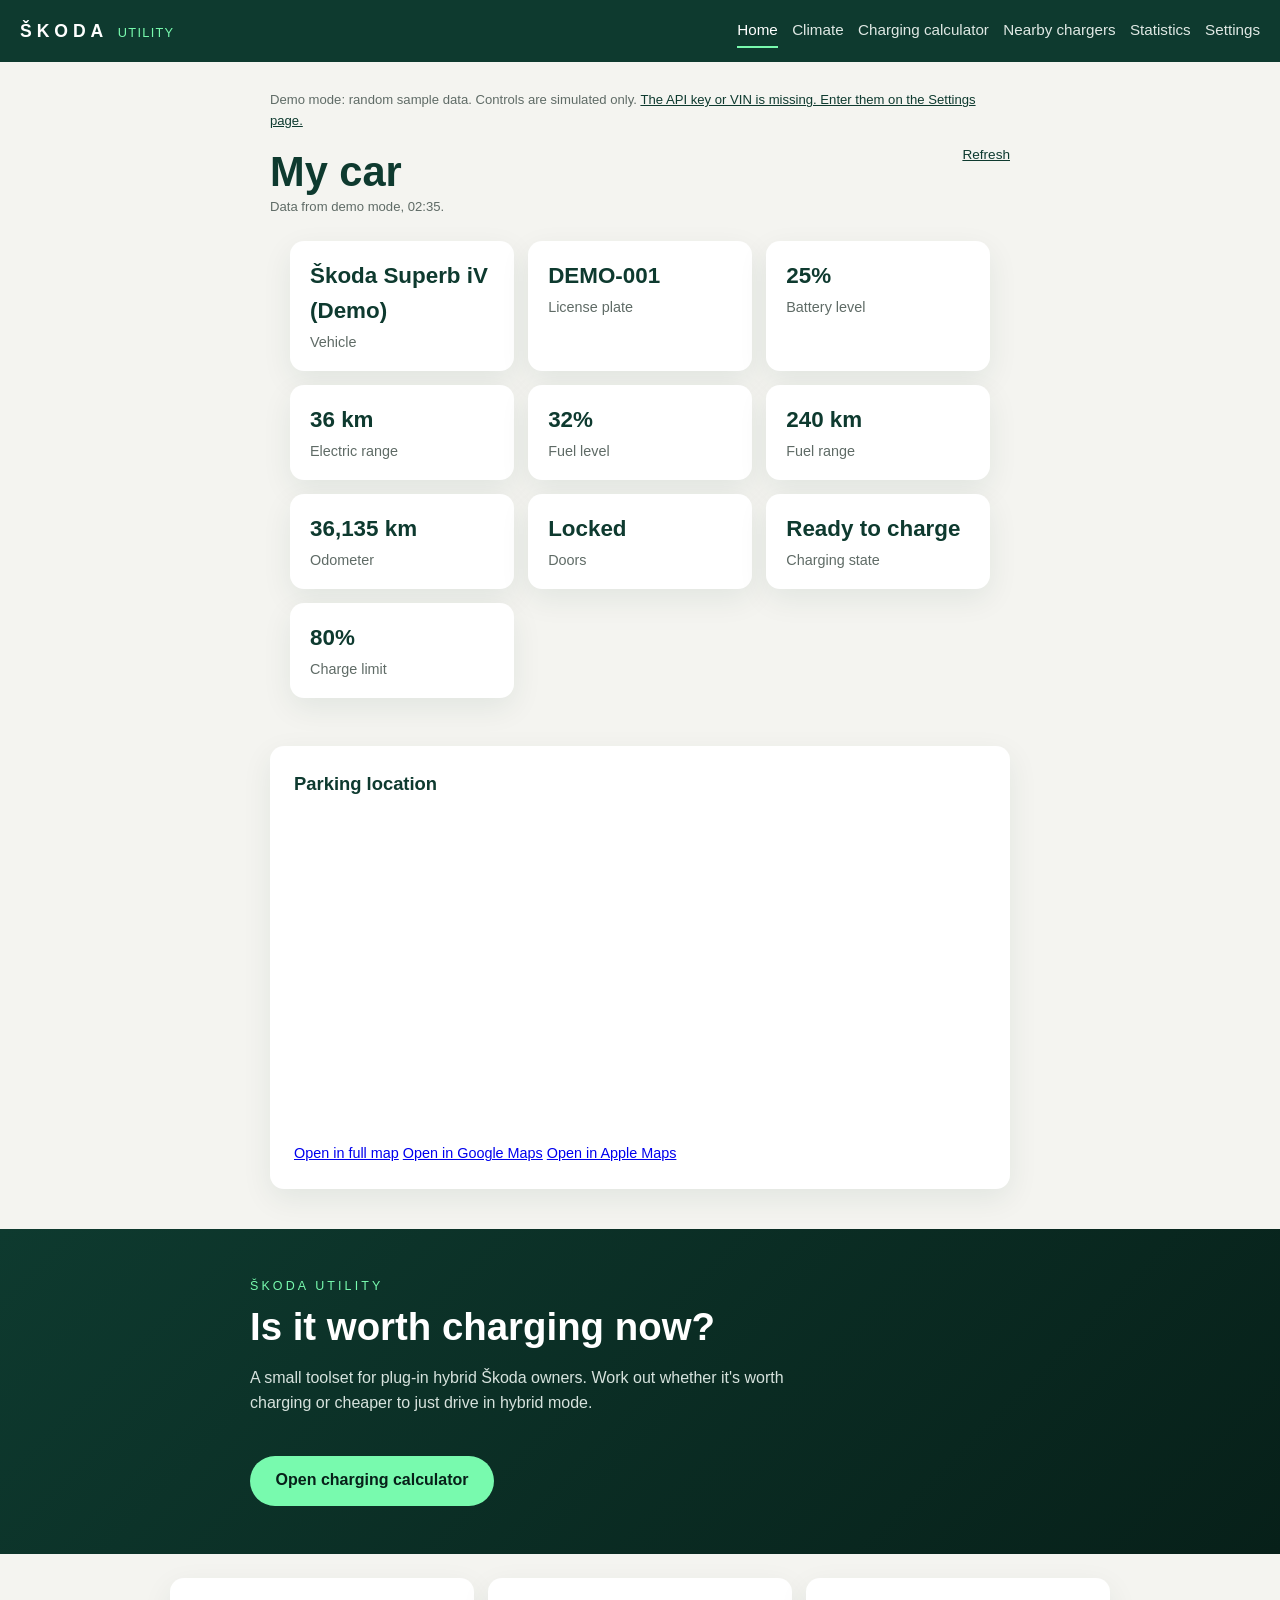
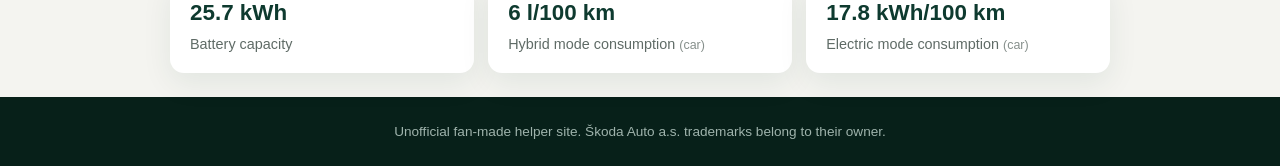
<file: index.html>
<!DOCTYPE html>
<html lang="en">
<head>
<meta charset="UTF-8" />
<meta name="viewport" content="width=device-width, initial-scale=1.0" />
<title>MySkodabb</title>
<link rel="stylesheet" href="styles.css" />
<link rel="icon" type="image/x-icon" href="favicon.ico" />
</head>
<body>
<header class="topbar">
    <a class="brand" href="index.html">
        <span class="brand-mark">ŠKODA</span>
        <span class="brand-sub">Utility</span>
    </a>
    <button class="nav-toggle" type="button" aria-expanded="false" aria-controls="primary-nav" data-i18n="nav_menu">Menü</button>
    <nav id="primary-nav">
        <a href="index.html" class="active" data-i18n="nav_home">Kezdőlap</a>
        <a href="climate.html" data-i18n="nav_climate">Klíma</a>
        <a href="calculator.html" data-i18n="nav_calculator">Töltés kalkulátor</a>
        <a href="statistics.html" data-i18n="nav_statistics">Statisztikák</a>
        <a href="settings.html" data-i18n="nav_settings">Beállítások</a>
    </nav>
</header>

<main>
<section class="page" id="vehicle-section">
    <div class="section-head">
        <h1 data-i18n="home_title">Az autóm</h1>
        <button type="button" id="refresh-vehicle" class="link-btn" data-i18n="refresh">Frissítés</button>
    </div>
    <p class="hint" id="vehicle-hint" data-i18n="loading">Betöltés…</p>
    <div class="cards vehicle-cards" id="vehicle-cards"></div>
    <div class="panel map-panel" id="map-panel" hidden>
        <h2 data-i18n="map_title">Hol parkol</h2>
        <iframe id="map-frame" title="Parkolási pozíció" loading="lazy" referrerpolicy="no-referrer"></iframe>
        <p class="note map-links">
            <a id="map-link" href="#" target="_blank" rel="noopener noreferrer" data-i18n="map_open_link">Megnyitás nagy térképen</a>
            <a id="google-map-link" href="#" target="_blank" rel="noopener noreferrer" data-i18n="map_open_google">Megnyitás Google Térképen</a>
            <a id="apple-map-link" href="#" target="_blank" rel="noopener noreferrer" data-i18n="map_open_apple">Megnyitás Apple Térképen</a>
        </p>
    </div>
</section>

<section class="hero">
    <div class="hero-inner">
        <p class="eyebrow" data-i18n="hero_eyebrow">Škoda Utility</p>
        <h2 data-i18n="hero_title">Megéri most tölteni?</h2>
        <p class="lead" data-i18n="hero_lead">
            Kis eszközgyűjtemény plug-in hibrid Škoda tulajdonosoknak.
            Számold ki, hogy megéri-e tölteni, vagy olcsóbb hibrid módban menni.
        </p>
        <a class="btn" href="calculator.html" data-i18n="hero_cta">Töltés kalkulátor megnyitása</a>
    </div>
</section>

<section class="cards specs" id="specs-cards">
    <article class="card">
        <h2 id="spec-battery">25,7 kWh</h2>
        <p data-i18n="spec_battery_label">Akkumulátor kapacitás</p>
    </article>
    <article class="card">
        <h2 id="spec-fuel">6 l/100 km</h2>
        <p><span data-i18n="spec_fuel_label">Fogyasztás hibrid módban</span> <span class="spec-source" id="spec-fuel-source"></span></p>
    </article>
    <article class="card">
        <h2 id="spec-ev">18 kWh/100 km</h2>
        <p><span data-i18n="spec_ev_label">Fogyasztás elektromos módban</span> <span class="spec-source" id="spec-ev-source"></span></p>
    </article>
</section>
</main>

<footer class="footer">
    <p data-i18n="footer_disclaimer">Nem hivatalos, rajongói segédoldal. Škoda Auto a.s. védjegyei a jogtulajdonosé.</p>
</footer>

<script src="skodaApi.js"></script>
<script src="i18n.js"></script>
<script src="home.js"></script>
<script src="header.js"></script>
</body>
</html>
</file>
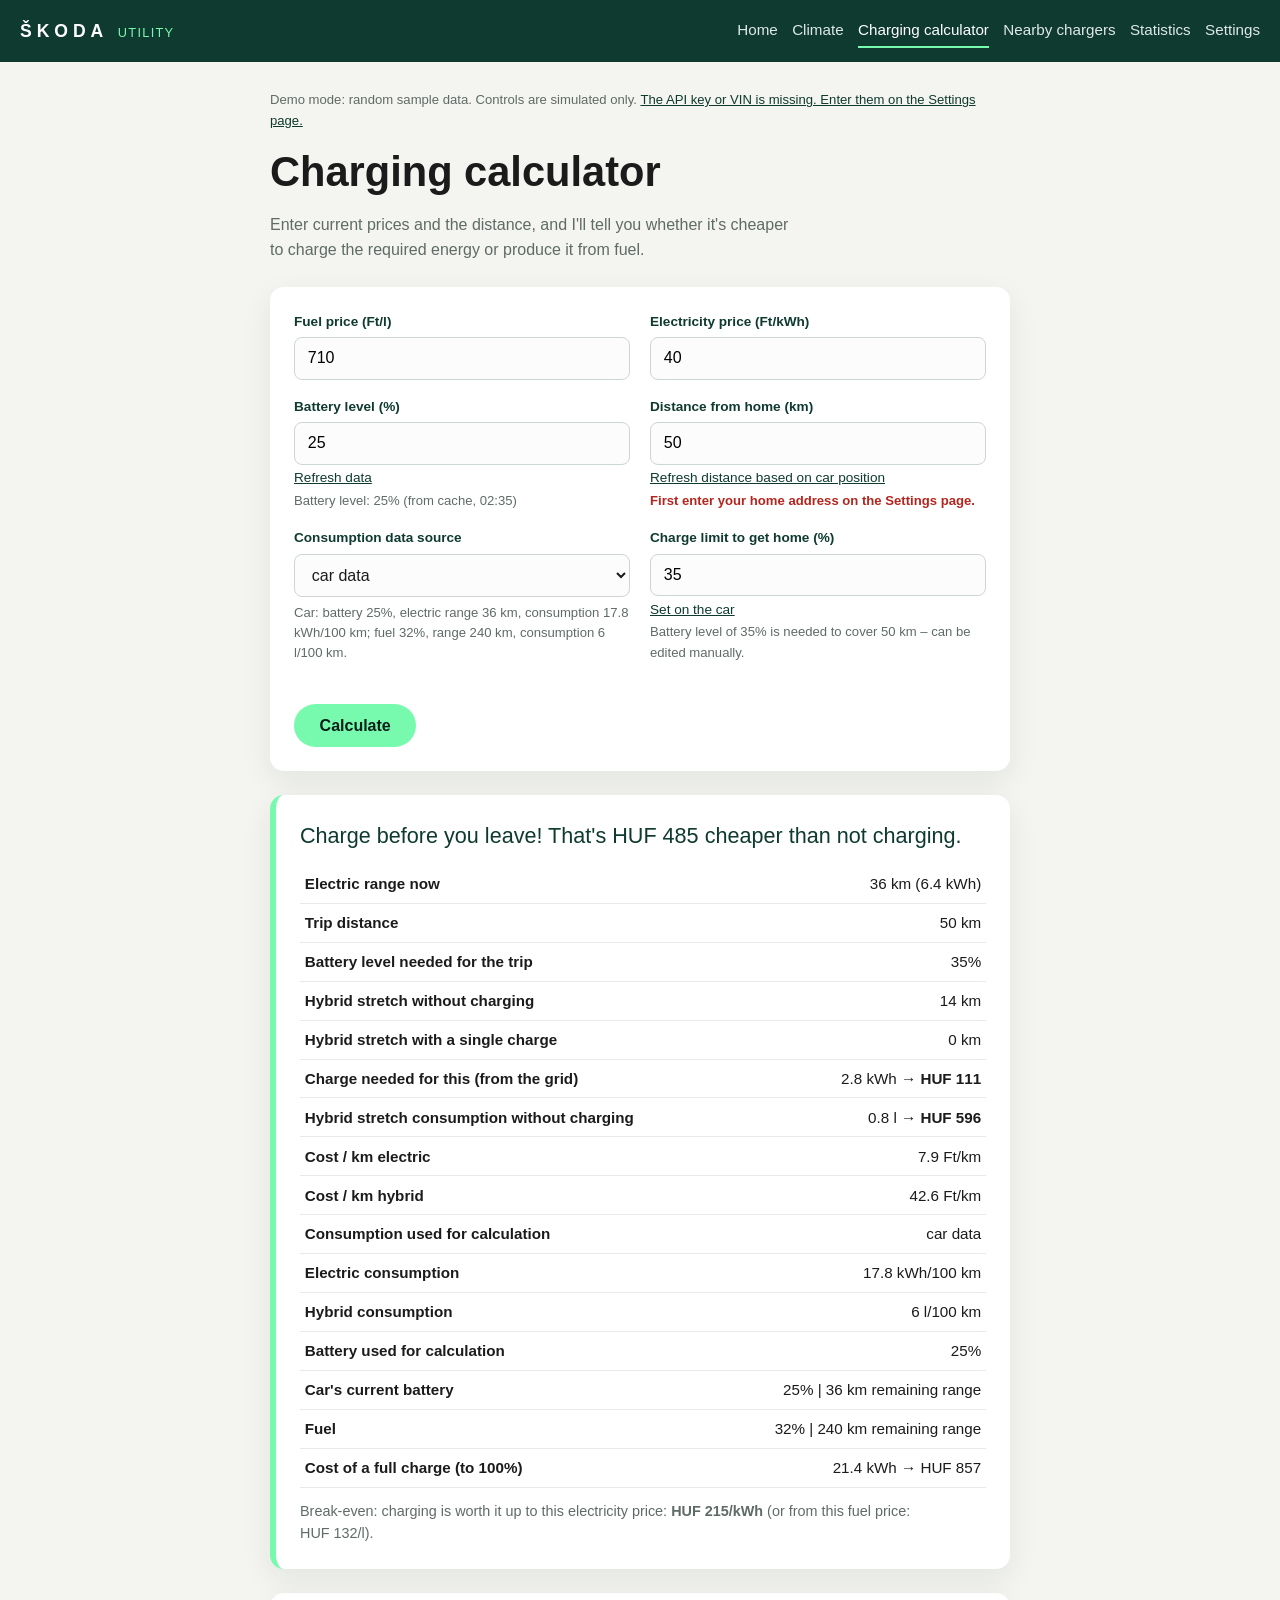
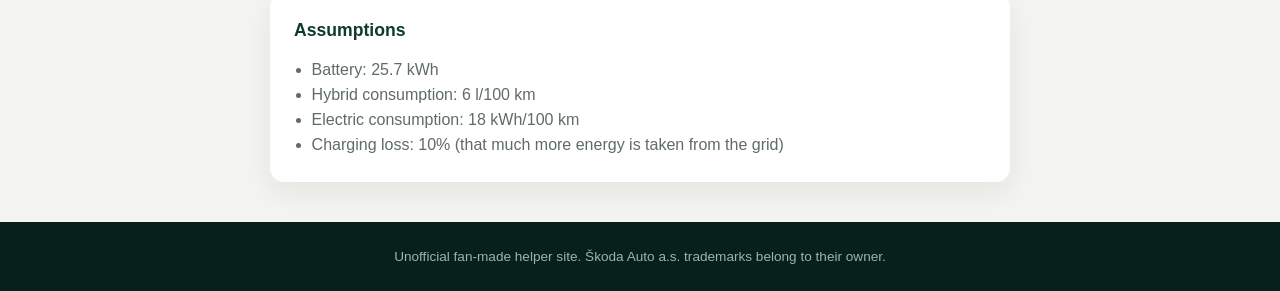
<file: calculator.html>
<!DOCTYPE html>
<html lang="en">
<head>
<meta charset="UTF-8" />
<meta name="viewport" content="width=device-width, initial-scale=1.0" />
<title>Töltés kalkulátor | Škoda Utility</title>
<link rel="stylesheet" href="styles.css" />
</head>
<body>
<header class="topbar">
    <a class="brand" href="index.html">
        <span class="brand-mark">ŠKODA</span>
        <span class="brand-sub">Utility</span>
    </a>
    <button class="nav-toggle" type="button" aria-expanded="false" aria-controls="primary-nav" data-i18n="nav_menu">Menü</button>
    <nav id="primary-nav">
        <a href="index.html" data-i18n="nav_home">Kezdőlap</a>
        <a href="climate.html" data-i18n="nav_climate">Klíma</a>
        <a href="calculator.html" class="active" data-i18n="nav_calculator">Töltés kalkulátor</a>
        <a href="statistics.html" data-i18n="nav_statistics">Statisztikák</a>
        <a href="settings.html" data-i18n="nav_settings">Beállítások</a>
    </nav>
</header>

<main class="page">
    <h1 data-i18n="calc_title">Töltés kalkulátor</h1>
    <p class="lead" data-i18n="calc_lead">
        Add meg az aktuális árakat és az utat, és megmondom, hogy a szükséges energiát
        tölteni vagy benzinből előállítani olcsóbb.
    </p>

    <form id="calc-form" class="panel" novalidate>
        <div class="field">
            <label for="fuelPrice" id="fuelPrice-label">Üzemanyag ár (Ft/l)</label>
            <input type="number" id="fuelPrice" min="0" step="0.1" value="710" required />
        </div>
        <div class="field">
            <label for="elecPrice" id="elecPrice-label">Áram ár (Ft/kWh)</label>
            <input type="number" id="elecPrice" min="0" step="0.1" value="40" required />
        </div>
        <div class="field">
            <label for="battery" data-i18n="label_battery">Akkumulátor töltöttség (%)</label>
            <input type="number" id="battery" min="0" max="100" step="1" value="20" required />
            <div class="link-row">
                <button type="button" id="refresh-data" class="link-btn" data-i18n="btn_refresh_data">Adatok frissítése</button>
            </div>
            <p class="hint" id="battery-hint"></p>
        </div>
        <div class="field">
            <label for="distance" data-i18n="label_distance">Táv otthontól (km)</label>
            <input type="number" id="distance" min="0" step="0.1" value="50" required />
            <button type="button" id="route-distance" class="link-btn" data-i18n="btn_refresh_distance">Távolság frissítése az autó helyzete alapján</button>
            <p class="hint" id="route-hint"></p>
        </div>
        <div class="field">
            <label for="consumption-source" data-i18n="label_consumption_source">Fogyasztási adatok forrása</label>
            <select id="consumption-source">
                <option value="settings" data-i18n="consumption_source_settings">Beállítások</option>
                <option value="car" data-i18n="consumption_source_car" selected>Autó adatai</option>
                <option value="history" data-i18n="consumption_source_history">Utazási előzmények</option>
            </select>
            <p class="hint" id="consumption-hint" aria-live="polite" data-i18n="consumption_hint_settings">A Beállításokban megadott fogyasztási értékek használata.</p>
        </div>
        <div class="field">
            <label for="targetSoc" data-i18n="label_targetSoc">Töltési limit hazaéréshez (%)</label>
            <input type="number" id="targetSoc" min="0" max="100" step="1" value="50" />
            <button type="button" id="set-limit" class="link-btn" data-i18n="btn_set_limit">Beállítás az autóban (Még nem elérhető)</button>
            <p class="hint" id="limit-hint" data-i18n="limit_hint_default">Számítás után frissül, de kézzel átírható.</p>
        </div>
        <button class="btn" type="submit" data-i18n="btn_calculate">Számítás</button>
    </form>

    <section id="result" class="result" hidden></section>

    <section class="panel assumptions">
        <h2 data-i18n="assumptions_title">Feltételezések</h2>
        <ul id="assumptions-list">
            <li>Akkumulátor: 25,7 kWh</li>
            <li>Hibrid fogyasztás: 6 l/100 km</li>
            <li>Elektromos fogyasztás: 18 kWh/100 km</li>
            <li data-i18n="assumption_loss">Töltési veszteség: 10% (a hálózatból vett energia ennyivel több)</li>
        </ul>
    </section>
</main>

<footer class="footer">
    <p data-i18n="footer_disclaimer">Nem hivatalos, rajongói segédoldal. Škoda Auto a.s. védjegyei a jogtulajdonosé.</p>
</footer>

<script src="skodaApi.js"></script>
<script src="i18n.js"></script>
<script src="statistics-core.js"></script>
<script src="consumption-history.js"></script>
<script src="header.js"></script>
<script src="calculator.js"></script>
</body>
</html>
</file>
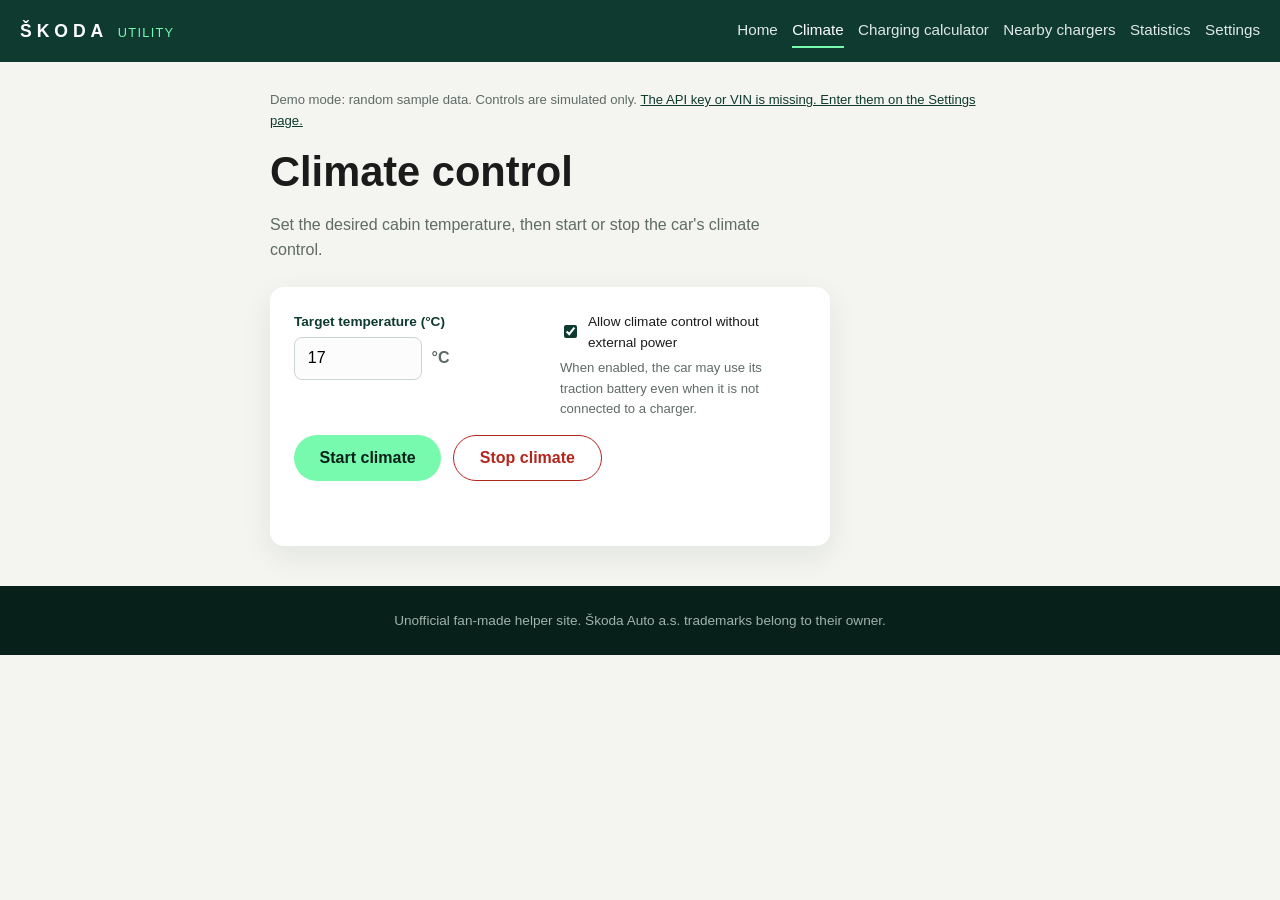
<file: climate.html>
<!DOCTYPE html>
<html lang="en">
<head>
<meta charset="UTF-8" />
<meta name="viewport" content="width=device-width, initial-scale=1.0" />
<title>Klímavezérlés | Škoda Utility</title>
<link rel="stylesheet" href="styles.css" />
</head>
<body>
<header class="topbar">
    <a class="brand" href="index.html">
        <span class="brand-mark">ŠKODA</span>
        <span class="brand-sub">Utility</span>
    </a>
    <button class="nav-toggle" type="button" aria-expanded="false" aria-controls="primary-nav" data-i18n="nav_menu">Menü</button>
    <nav id="primary-nav">
        <a href="index.html" data-i18n="nav_home">Kezdőlap</a>
        <a href="climate.html" class="active" data-i18n="nav_climate">Klíma</a>
        <a href="calculator.html" data-i18n="nav_calculator">Töltés kalkulátor</a>
        <a href="statistics.html" data-i18n="nav_statistics">Statisztikák</a>
        <a href="settings.html" data-i18n="nav_settings">Beállítások</a>
    </nav>
</header>

<main class="page">
    <h1 data-i18n="climate_title">Klímavezérlés</h1>
    <p class="lead" data-i18n="climate_lead">Állítsd be az utastér kívánt hőmérsékletét, majd indítsd el vagy állítsd le az autó klímáját.</p>

    <form id="climate-form" class="panel climate-panel" novalidate>
        <div class="field">
            <label for="target-temperature" data-i18n="climate_temperature">Célhőmérséklet (°C)</label>
            <div class="temperature-input">
                <input type="number" id="target-temperature" step="0.5" value="17" required inputmode="decimal" />
                <span class="temperature-unit" aria-hidden="true">°C</span>
            </div>
        </div>

        <div class="field checkbox">
            <label for="without-external-power">
                <input type="checkbox" id="without-external-power" checked />
                <span data-i18n="climate_without_power">Klíma engedélyezése külső áramforrás nélkül</span>
            </label>
            <p class="hint" data-i18n="climate_power_note">Bekapcsolva az autó a hajtóakkumulátort használhatja akkor is, ha nincs töltőre csatlakoztatva.</p>
        </div>

        <div class="actions">
            <button class="btn" id="start-climate" type="submit" data-i18n="climate_start">Klíma indítása</button>
            <button class="btn ghost danger" id="stop-climate" type="button" data-i18n="climate_stop">Klíma leállítása</button>
        </div>
        <output id="climate-status" class="climate-status" aria-live="polite"></output>
    </form>
</main>

<footer class="footer">
    <p data-i18n="footer_disclaimer">Nem hivatalos, rajongói segédoldal. Škoda Auto a.s. védjegyei a jogtulajdonosé.</p>
</footer>

<script src="skodaApi.js"></script>
<script src="i18n.js"></script>
<script src="header.js"></script>
<script src="climate.js"></script>
</body>
</html>
</file>
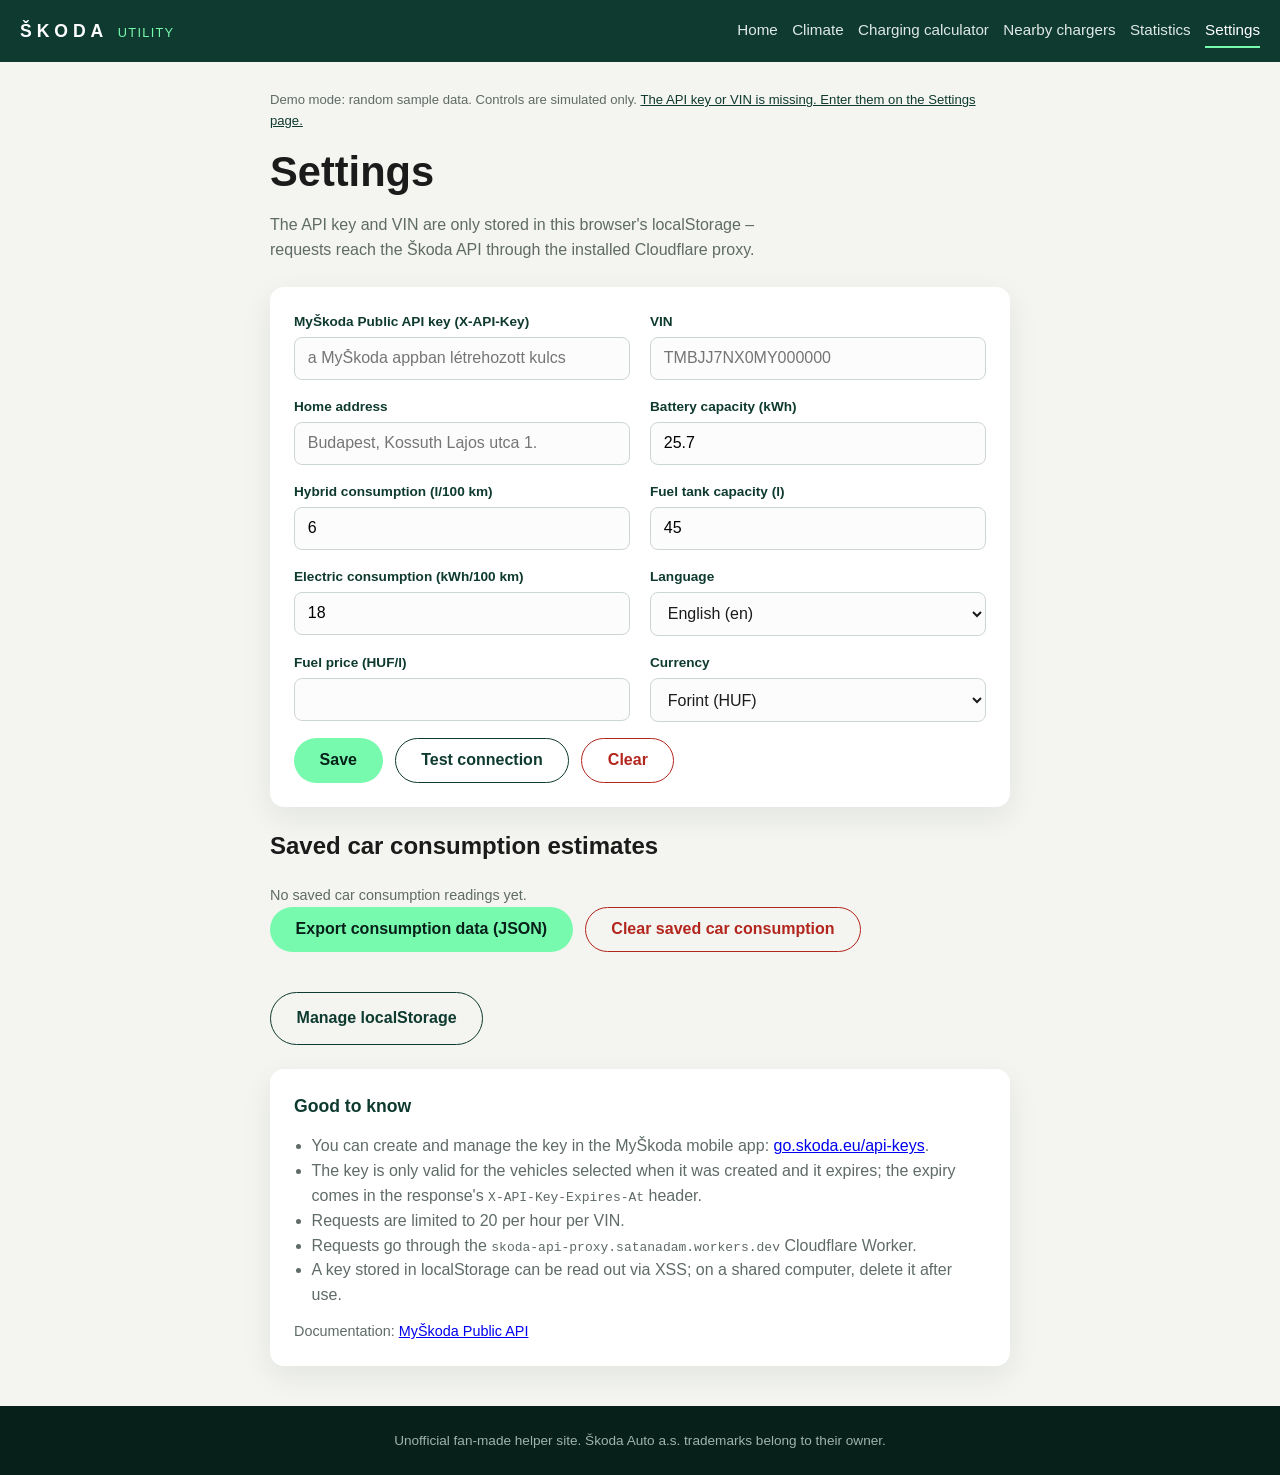
<file: settings.html>
<!DOCTYPE html>
<html lang="en">
<head>
<meta charset="UTF-8" />
<meta name="viewport" content="width=device-width, initial-scale=1.0" />
<title>Beállítások | Škoda Utility</title>
<link rel="stylesheet" href="styles.css" />
</head>
<body>
<header class="topbar">
    <a class="brand" href="index.html">
        <span class="brand-mark">ŠKODA</span>
        <span class="brand-sub">Utility</span>
    </a>
    <button class="nav-toggle" type="button" aria-expanded="false" aria-controls="primary-nav" data-i18n="nav_menu">Menü</button>
    <nav id="primary-nav">
        <a href="index.html" data-i18n="nav_home">Kezdőlap</a>
        <a href="climate.html" data-i18n="nav_climate">Klíma</a>
        <a href="calculator.html" data-i18n="nav_calculator">Töltés kalkulátor</a>
        <a href="statistics.html" data-i18n="nav_statistics">Statisztikák</a>
        <a href="settings.html" class="active" data-i18n="nav_settings">Beállítások</a>
    </nav>
</header>

<main class="page">
    <h1 data-i18n="settings_title">Beállítások</h1>
    <p class="lead" data-i18n="settings_lead">
        Az API kulcs és a VIN csak ebben a böngészőben, a localStorage-ban tárolódik –
        a lekérés a telepített Cloudflare proxyn keresztül jut el a Škoda API-hoz.
    </p>

    <form id="settings-form" class="panel" novalidate autocomplete="off">
        <div class="field">
            <label for="apiKey" data-i18n="label_apiKey">MyŠkoda Public API kulcs (X-API-Key)</label>
            <input type="password" id="apiKey" placeholder="a MyŠkoda appban létrehozott kulcs" autocomplete="off" />
        </div>
        <div class="field">
            <label for="vin" data-i18n="label_vin">VIN</label>
            <input type="text" id="vin" maxlength="17" placeholder="TMBJJ7NX0MY000000" spellcheck="false" />
        </div>
        <div class="field">
            <label for="homeAddress" data-i18n="label_homeAddress">Otthoni cím</label>
            <input type="text" id="homeAddress" placeholder="Budapest, Kossuth Lajos utca 1." autocomplete="street-address" />
        </div>
        <div class="field">
            <label for="batteryKwh" data-i18n="label_batteryKwh">Akkumulátor kapacitás (kWh)</label>
            <input type="number" id="batteryKwh" min="0.1" step="0.1" value="25.7" required />
        </div>
        <div class="field">
            <label for="fuelLitresPer100Km" data-i18n="label_fuelLitresPer100Km">Hibrid fogyasztás (l/100 km)</label>
            <input type="number" id="fuelLitresPer100Km" min="0.1" step="0.1" value="6" required />
        </div>
        <div class="field">
            <label for="fuelTankLitres" data-i18n="label_fuelTankLitres">Benzintartály kapacitása (l)</label>
            <input type="number" id="fuelTankLitres" min="1" step="0.1" value="45" required />
        </div>
        <div class="field">
            <label for="evKwhPer100Km" data-i18n="label_evKwhPer100Km">Elektromos fogyasztás (kWh/100 km)</label>
            <input type="number" id="evKwhPer100Km" min="0.1" step="0.1" value="18" required />
        </div>
        <div class="field">
            <label for="language" data-i18n="label_language">Nyelv</label>
            <select id="language"></select>
        </div>
        <div class="field">
            <label for="fuelPrice" id="settings-fuel-price-label">Fuel price</label>
            <input type="number" id="fuelPrice" min="0" step="0.01" />
        </div>
        <div class="field">
            <label for="currency" data-i18n="label_currency">Pénznem</label>
            <select id="currency"></select>
        </div>
        <div class="actions">
            <button class="btn" type="submit" data-i18n="btn_save">Mentés</button>
            <button class="btn ghost" type="button" id="test-btn" data-i18n="btn_test">Kapcsolat tesztelése</button>
            <button class="btn ghost danger" type="button" id="clear-btn" data-i18n="btn_clear">Törlés</button>
        </div>
    </form>

    <section id="settings-status" class="result" hidden></section>

    <section aria-labelledby="consumption-data-title">
        <h2 id="consumption-data-title" data-i18n="consumption_history_title">Saved car consumption estimates</h2>
        <p id="consumption-data-status" class="note" aria-live="polite"></p>
        <div class="actions">
            <button class="btn" type="button" id="export-consumption" data-i18n="consumption_export">Export consumption data (JSON)</button>
            <button class="btn ghost danger" type="button" id="clear-consumption" data-i18n="consumption_clear">Clear saved car consumption</button>
        </div>
    </section>

    <p><a class="btn ghost" href="storage.html" data-i18n="storage_open">LocalStorage kezelése</a></p>

    <section class="panel assumptions">
        <h2 data-i18n="good_to_know_title">Jó tudni</h2>
        <ul>
            <li id="good-to-know-1">A kulcsot a MyŠkoda mobilappban tudod létrehozni és kezelni: <a href="https://go.skoda.eu/api-keys">go.skoda.eu/api-keys</a>.</li>
            <li id="good-to-know-2">A kulcs csak a kiválasztáskor megadott járművekre érvényes és lejár; a lejárat a válasz <code>X-API-Key-Expires-At</code> fejlécében jön.</li>
            <li data-i18n="good_to_know_3">A lekérdezés VIN-enként óránként 20 kérésre korlátozott.</li>
            <li id="good-to-know-4">A lekérés a <code>skoda-api-proxy.satanadam.workers.dev</code> Cloudflare Workeren keresztül történik.</li>
            <li data-i18n="good_to_know_5">A localStorage-ban tárolt kulcs XSS esetén kiolvasható; közös gépen inkább töröld használat után.</li>
        </ul>
        <p class="note" id="docs-note">
            Dokumentáció: <a href="https://public.api.connect.skoda-auto.cz/docs">MyŠkoda Public API</a>
        </p>
    </section>
</main>

<footer class="footer">
    <p data-i18n="footer_disclaimer">Nem hivatalos, rajongói segédoldal. Škoda Auto a.s. védjegyei a jogtulajdonosé.</p>
</footer>

<script src="skodaApi.js"></script>
<script src="i18n.js"></script>
<script src="header.js"></script>
<script src="statistics-core.js"></script>
<script src="settings.js"></script>
</body>
</html>
</file>
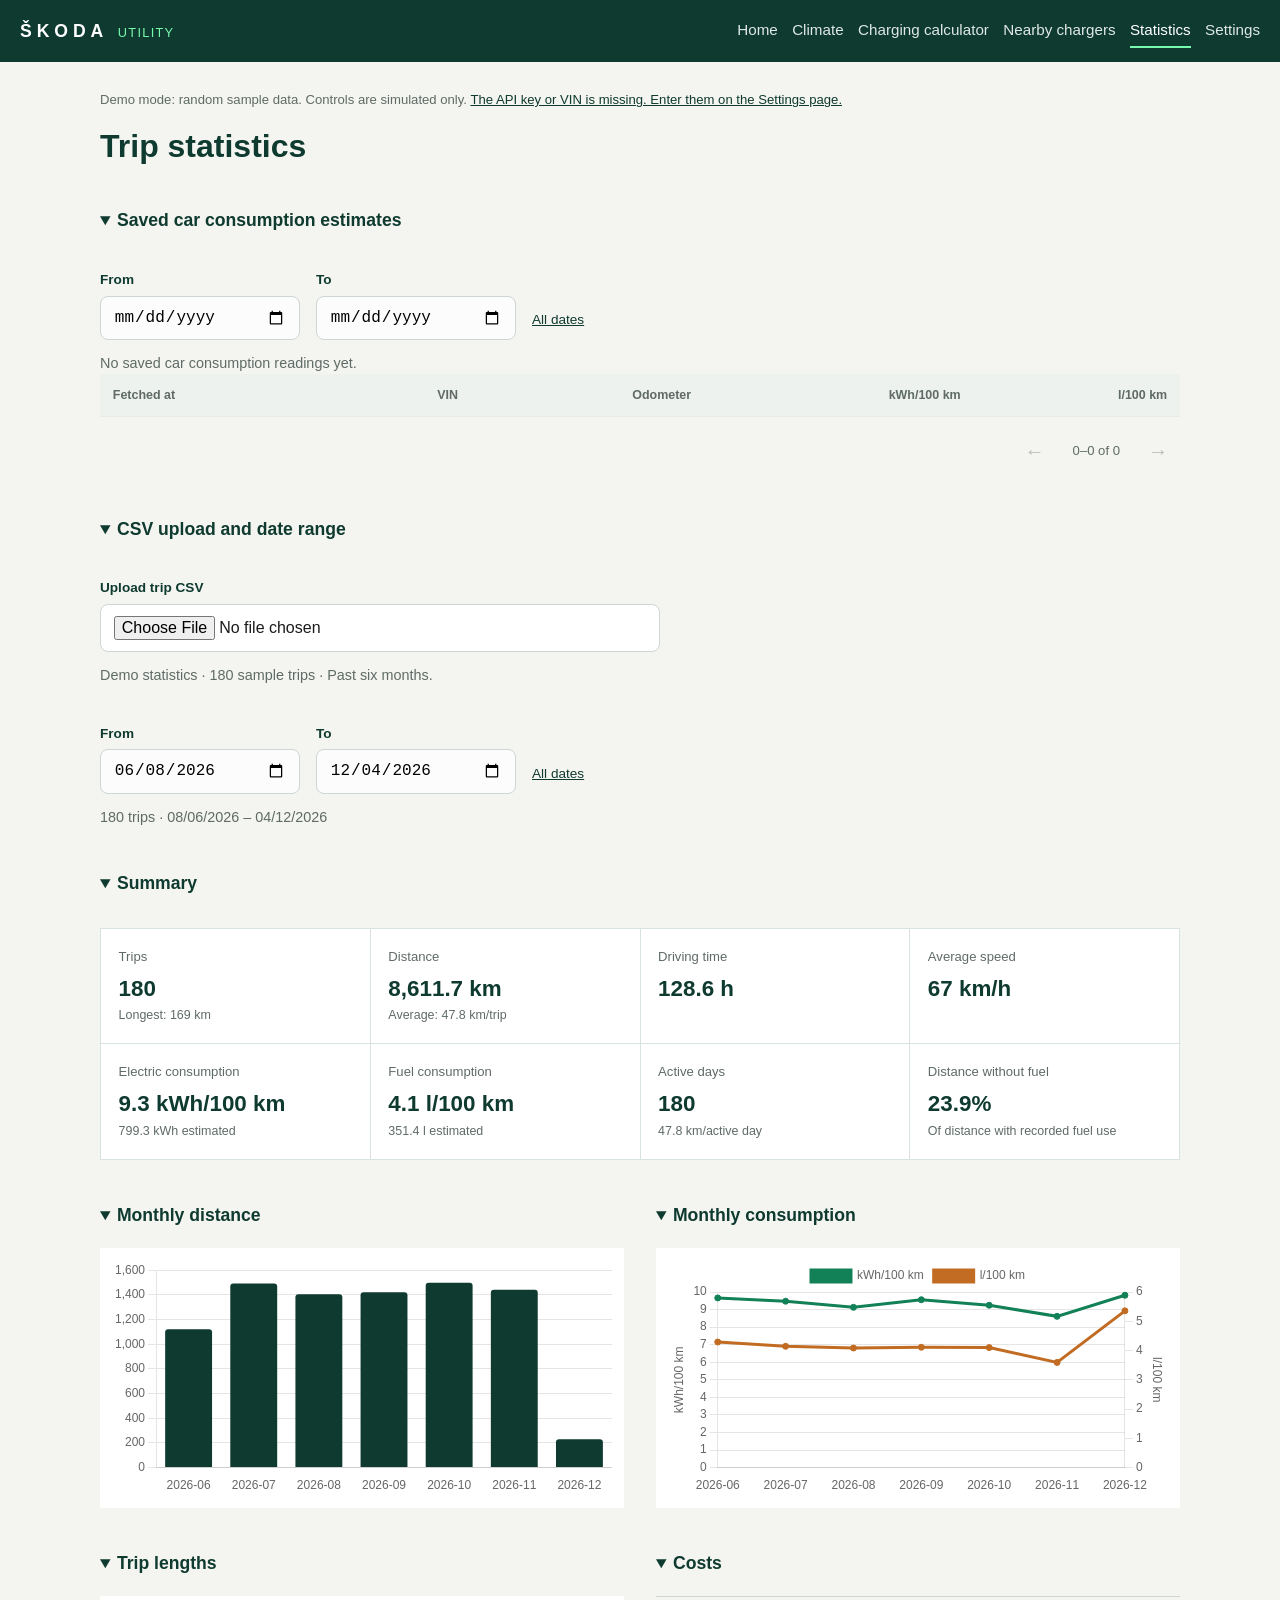
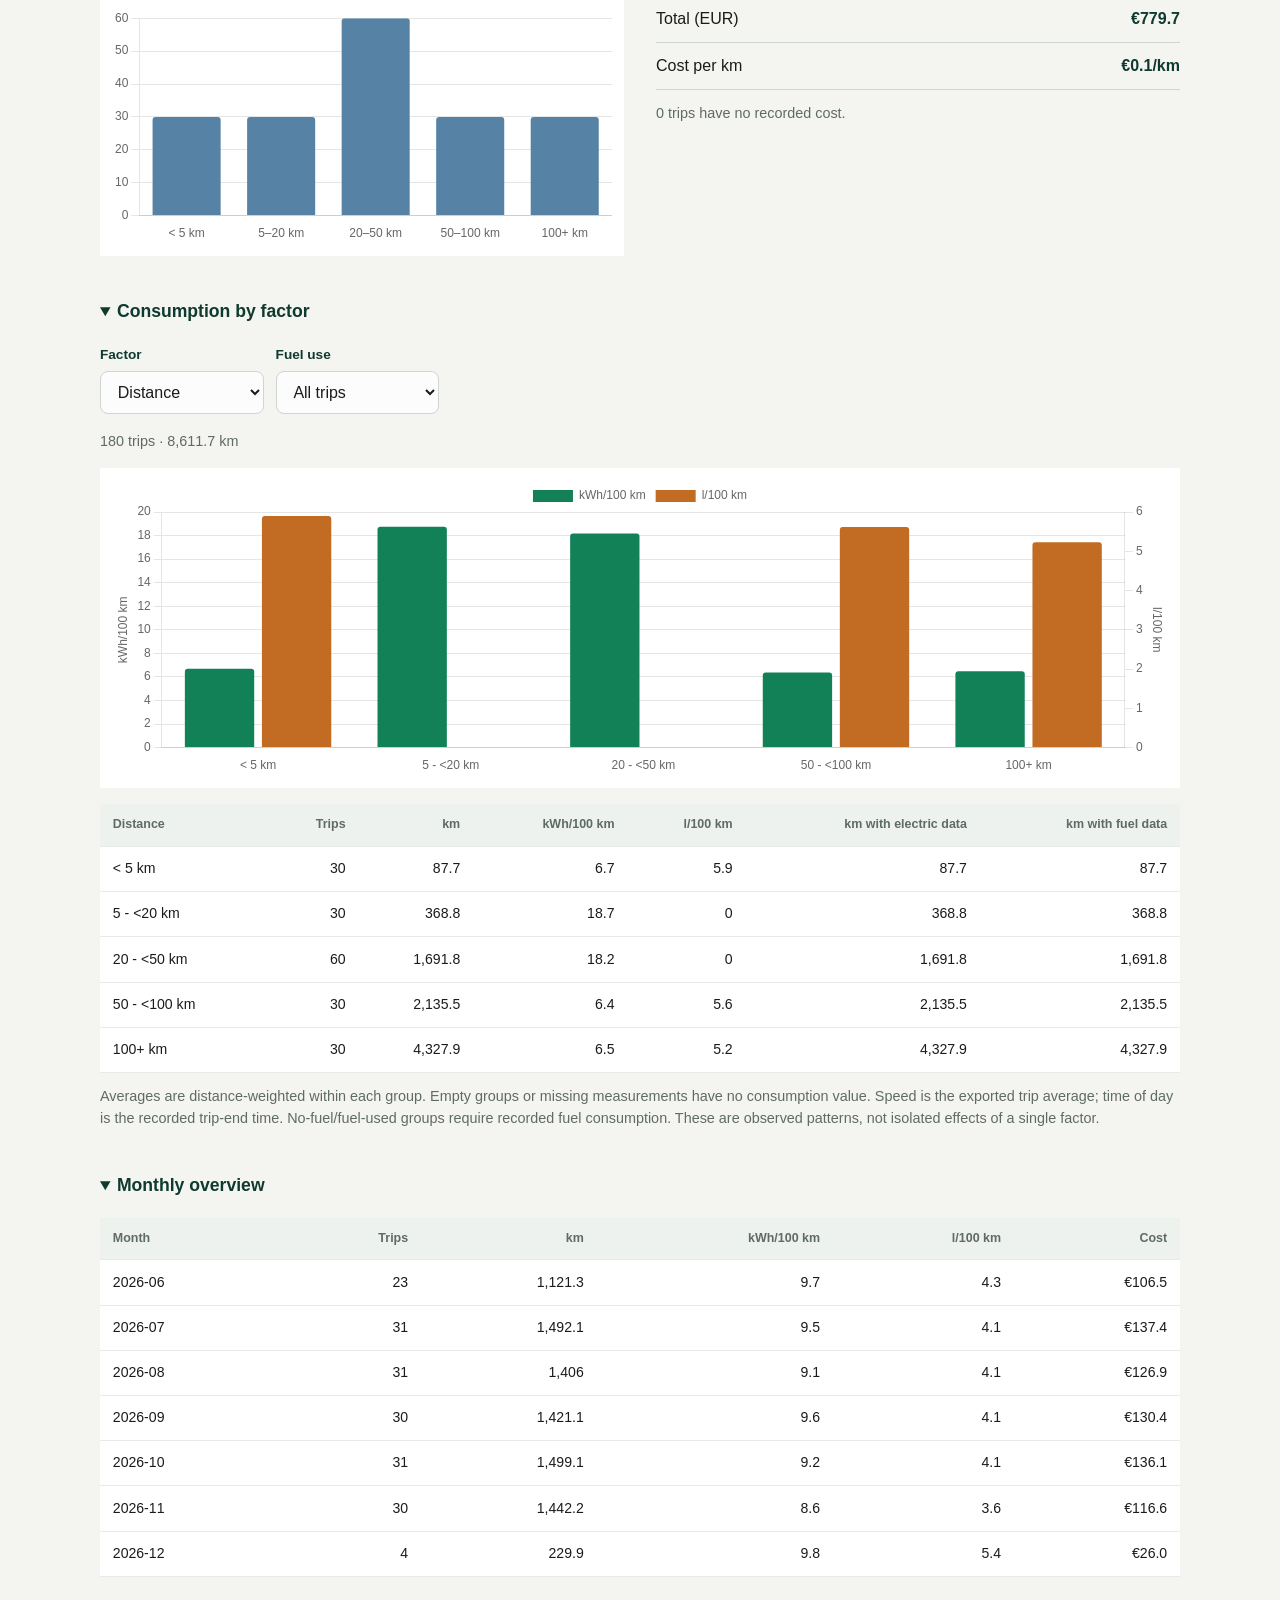
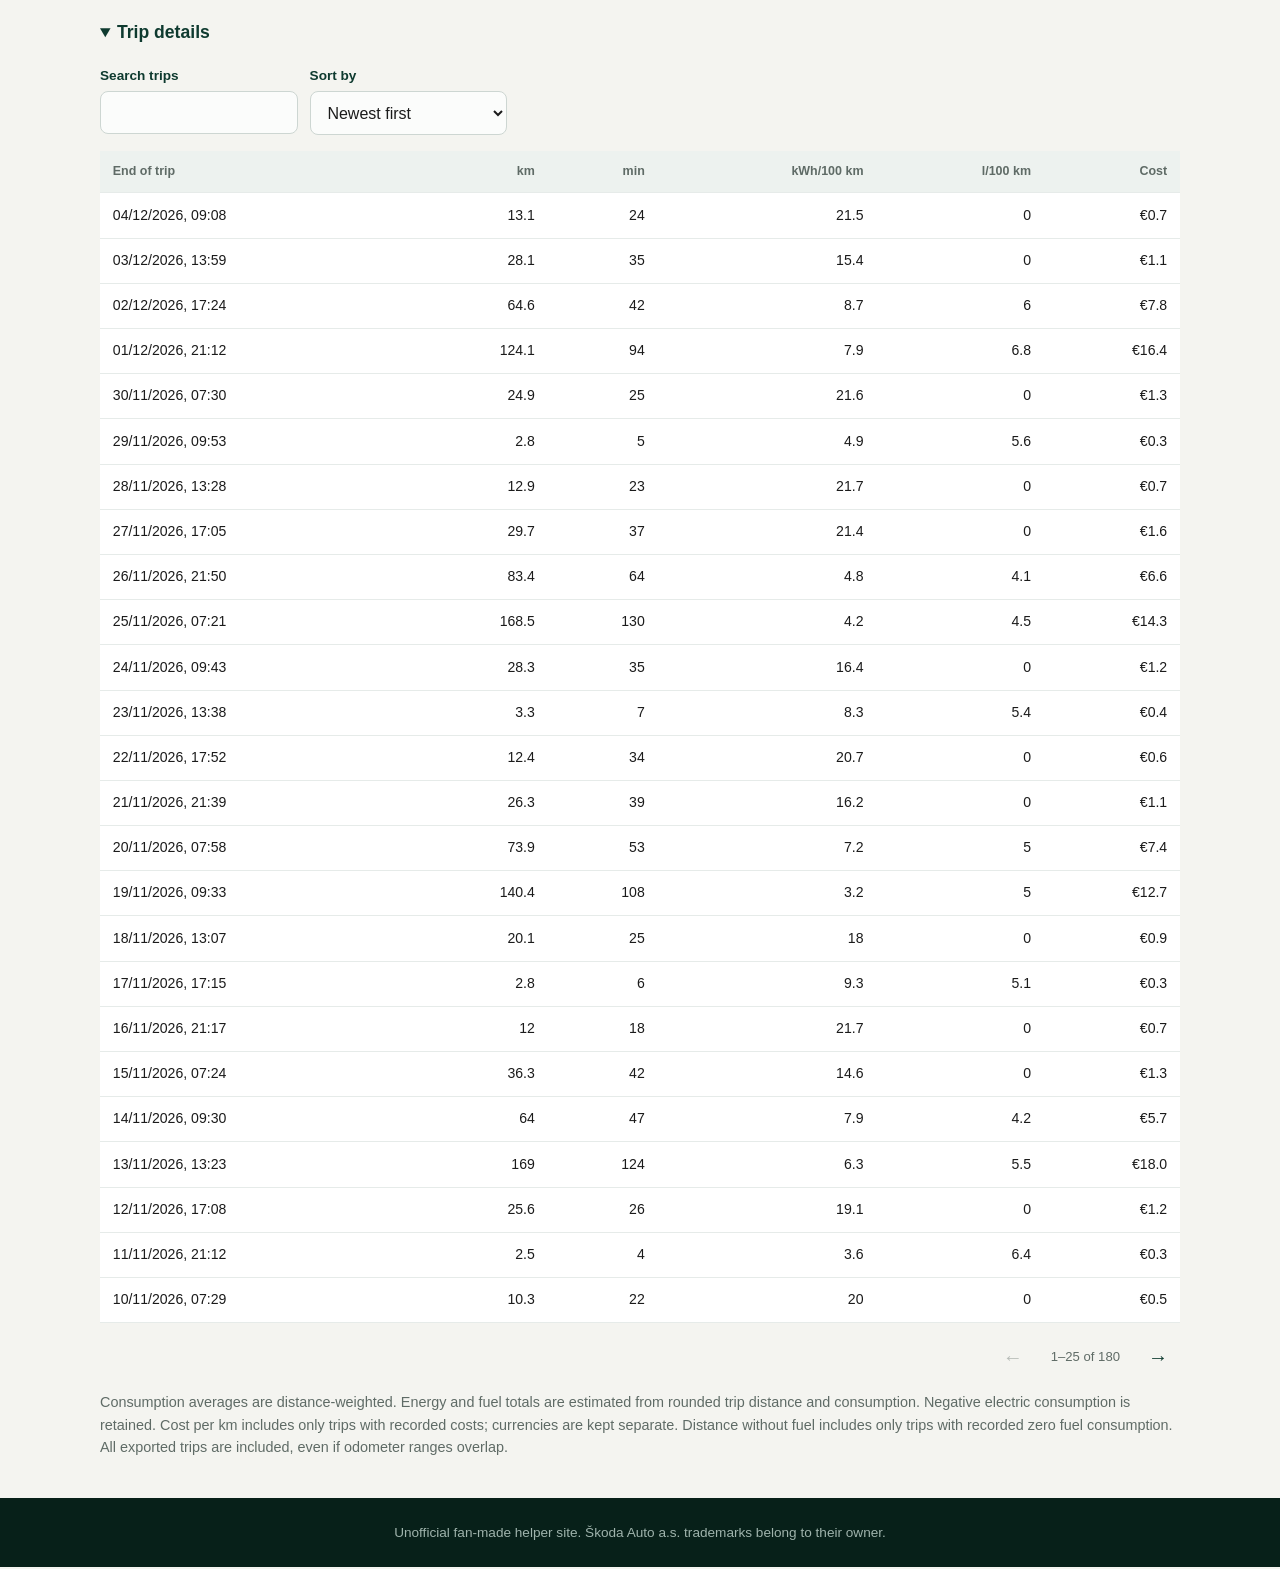
<file: statistics.html>
<!DOCTYPE html>
<html lang="en">
<head>
<meta charset="UTF-8" />
<meta name="viewport" content="width=device-width, initial-scale=1.0" />
<title>Statistics | MySkodabb</title>
<link rel="stylesheet" href="styles.css" />
<link rel="stylesheet" href="statistics.css" />
</head>
<body>
<header class="topbar">
    <a class="brand" href="index.html"><span class="brand-mark">&#352;KODA</span><span class="brand-sub">Utility</span></a>
    <button class="nav-toggle" type="button" aria-expanded="false" aria-controls="primary-nav" data-i18n="nav_menu">Menu</button>
    <nav id="primary-nav">
        <a href="index.html" data-i18n="nav_home">Home</a>
        <a href="climate.html" data-i18n="nav_climate">Climate</a>
        <a href="calculator.html" data-i18n="nav_calculator">Charging calculator</a>
        <a href="statistics.html" class="active" data-i18n="nav_statistics">Statistics</a>
        <a href="settings.html" data-i18n="nav_settings">Settings</a>
    </nav>
</header>
<main class="page statistics-page">
    <div class="section-head"><h1 data-i18n="stats_title">Trip statistics</h1></div>
    <details id="saved-consumption" class="statistics-section" open>
        <summary><h2 data-i18n="consumption_history_title">Saved car consumption estimates</h2></summary>
        <div class="statistics-filters">
            <div class="field"><label for="reading-from" data-i18n="stats_from">From</label><input id="reading-from" type="date" /></div>
            <div class="field"><label for="reading-to" data-i18n="stats_to">To</label><input id="reading-to" type="date" /></div>
            <button type="button" id="reset-reading-dates" class="link-btn" data-i18n="stats_reset">All dates</button>
        </div>
        <output id="reading-status" class="note" aria-live="polite"></output>
        <div id="reading-chart-frame" class="chart-frame" hidden><canvas id="reading-chart" role="img" data-i18n-aria="consumption_history_title"></canvas></div>
        <section class="table-scroll" tabindex="0" data-i18n-aria="consumption_history_title">
            <table><thead><tr><th scope="col" data-i18n="consumption_recorded_at">Fetched at</th><th scope="col">VIN</th><th scope="col" data-i18n="card_odometer">Odometer</th><th scope="col">kWh/100 km</th><th scope="col">l/100 km</th></tr></thead><tbody id="reading-rows"></tbody></table>
        </section>
        <div class="table-pagination"><button type="button" id="previous-readings" class="link-btn" data-i18n-aria="stats_previous">&larr;</button><span id="reading-page-status" class="hint" aria-live="polite"></span><button type="button" id="next-readings" class="link-btn" data-i18n-aria="stats_next">&rarr;</button></div>
    </details>
    <details id="statistics-controls" class="statistics-section" open>
        <summary><h2 data-i18n="stats_import_filters">CSV upload and date range</h2></summary>
        <div class="upload-row field">
            <label for="csv-file" data-i18n="stats_upload">Upload trip CSV</label>
            <input id="csv-file" type="file" accept=".csv,text/csv" aria-describedby="upload-status" />
        </div>
        <output id="upload-status" class="note" aria-live="polite" data-i18n="stats_empty">No file selected.</output>
        <output id="storage-status" class="note" aria-live="polite"></output>
        <button type="button" id="clear-saved-trips" class="link-btn" data-i18n="stats_clear_saved" hidden>Clear saved data</button>
        <div id="trip-date-filters" hidden>
            <div class="statistics-filters">
                <div class="field"><label for="date-from" data-i18n="stats_from">From</label><input id="date-from" type="date" /></div>
                <div class="field"><label for="date-to" data-i18n="stats_to">To</label><input id="date-to" type="date" /></div>
                <button type="button" id="reset-dates" class="link-btn" data-i18n="stats_reset">All dates</button>
            </div>
            <output id="filter-status" class="note" aria-live="polite"></output>
        </div>
    </details>
    <dialog id="import-choice" class="import-dialog" aria-labelledby="import-choice-title" aria-describedby="import-choice-question">
        <form method="dialog">
            <h2 id="import-choice-title" data-i18n="stats_import_title">Import trip statistics</h2>
            <p id="import-choice-question"></p>
            <div class="import-actions">
                <button type="submit" value="add" class="btn" data-i18n="stats_import_add">Add to current</button>
                <button type="submit" value="replace" class="btn ghost" data-i18n="stats_import_replace">Replace current</button>
                <button type="submit" value="cancel" class="btn ghost" data-i18n="stats_import_cancel" autofocus>Cancel</button>
            </div>
        </form>
    </dialog>
    <section id="statistics-results" hidden>
        <details class="statistics-section" open>
            <summary><h2 data-i18n="stats_summary">Summary</h2></summary>
            <div id="summary-metrics" class="statistics-metrics"></div>
        </details>
        <div class="statistics-charts">
            <details open><summary><h2 data-i18n="stats_monthly_distance">Monthly distance</h2></summary><div class="chart-frame"><canvas id="distance-chart" role="img" aria-label="Monthly distance" data-i18n-aria="stats_monthly_distance"></canvas></div></details>
            <details open><summary><h2 data-i18n="stats_monthly_consumption">Monthly consumption</h2></summary><div class="chart-frame"><canvas id="consumption-chart" role="img" aria-label="Monthly consumption" data-i18n-aria="stats_monthly_consumption"></canvas></div></details>
            <details open><summary><h2 data-i18n="stats_lengths">Trip lengths</h2></summary><div class="chart-frame"><canvas id="length-chart" role="img" aria-label="Trip lengths" data-i18n-aria="stats_lengths"></canvas></div></details>
            <details open><summary><h2 data-i18n="stats_costs">Costs</h2></summary><div id="cost-summary" class="cost-summary"></div></details>
        </div>
        <details class="statistics-section" open>
            <summary><h2 data-i18n="stats_factors">Consumption by factor</h2></summary>
            <div class="section-head">
                <div class="trip-controls">
                    <div class="field"><label for="consumption-factor" data-i18n="stats_factor">Factor</label><select id="consumption-factor"><option value="distance" data-i18n="stats_distance">Distance</option><option value="speed" data-i18n="stats_speed">Average speed</option><option value="duration" data-i18n="stats_time">Driving time</option><option value="time" data-i18n="stats_end_hour">Trip-end time of day</option></select></div>
                    <div class="field"><label for="consumption-mode" data-i18n="stats_fuel_use">Fuel use</label><select id="consumption-mode"><option value="all" data-i18n="stats_all_trips">All trips</option><option value="no-fuel" data-i18n="stats_no_fuel">No fuel used</option><option value="with-fuel" data-i18n="stats_with_fuel">Fuel used</option></select></div>
                </div>
            </div>
            <output id="factor-status" class="note" aria-live="polite"></output>
            <div class="chart-frame factor-chart-frame"><canvas id="factor-chart" role="img" aria-label="Consumption by factor" data-i18n-aria="stats_factors"></canvas></div>
            <section class="table-scroll" tabindex="0" aria-label="Consumption by factor" data-i18n-aria="stats_factors">
                <table><thead><tr><th scope="col" id="factor-column" data-i18n="stats_distance">Distance</th><th scope="col" data-i18n="stats_trips">Trips</th><th scope="col">km</th><th scope="col">kWh/100 km</th><th scope="col">l/100 km</th><th scope="col" data-i18n="stats_electric_coverage">km with electric data</th><th scope="col" data-i18n="stats_fuel_coverage">km with fuel data</th></tr></thead><tbody id="factor-rows"></tbody></table>
            </section>
            <p class="note" data-i18n="stats_factor_method"></p>
        </details>
        <details class="statistics-section" open>
            <summary><h2 data-i18n="stats_monthly">Monthly overview</h2></summary>
            <section class="table-scroll" tabindex="0" aria-label="Monthly overview" data-i18n-aria="stats_monthly">
                <table><thead><tr><th scope="col" data-i18n="stats_month">Month</th><th scope="col" data-i18n="stats_trips">Trips</th><th scope="col">km</th><th scope="col">kWh/100 km</th><th scope="col">l/100 km</th><th scope="col" data-i18n="stats_cost">Cost</th></tr></thead><tbody id="monthly-rows"></tbody></table>
            </section>
        </details>
        <details class="statistics-section" open>
            <summary><h2 data-i18n="stats_trip_details">Trip details</h2></summary>
            <div class="section-head"><div class="trip-controls"><div class="field"><label for="trip-search" data-i18n="stats_search">Search trips</label><input id="trip-search" type="search" /></div><div class="field"><label for="trip-sort" data-i18n="stats_sort">Sort by</label><select id="trip-sort"><option value="date" data-i18n="stats_newest">Newest first</option><option value="distance" data-i18n="stats_longest">Longest first</option><option value="minutes" data-i18n="stats_duration">Longest duration</option></select></div></div></div>
            <section class="table-scroll" tabindex="0" aria-label="Trip details" data-i18n-aria="stats_trip_details">
                <table><thead><tr><th scope="col" data-i18n="stats_trip_end">End of trip</th><th scope="col">km</th><th scope="col">min</th><th scope="col">kWh/100 km</th><th scope="col">l/100 km</th><th scope="col" data-i18n="stats_cost">Cost</th></tr></thead><tbody id="trip-rows"></tbody></table>
            </section>
            <div class="table-pagination"><button type="button" id="previous-page" class="link-btn" aria-label="Previous page">&larr;</button><span id="page-status" class="hint" aria-live="polite"></span><button type="button" id="next-page" class="link-btn" aria-label="Next page">&rarr;</button></div>
        </details>
        <p class="note" data-i18n="stats_method"></p>
    </section>
</main>
<footer class="footer"><p data-i18n="footer_disclaimer"></p></footer>
<script src="skodaApi.js"></script>
<script src="i18n.js"></script>
<script src="header.js"></script>
<script src="vendor/papaparse.min.js"></script>
<script src="vendor/chart.umd.min.js"></script>
<script src="statistics-core.js"></script>
<script src="statistics.js"></script>
</body>
</html>
</file>
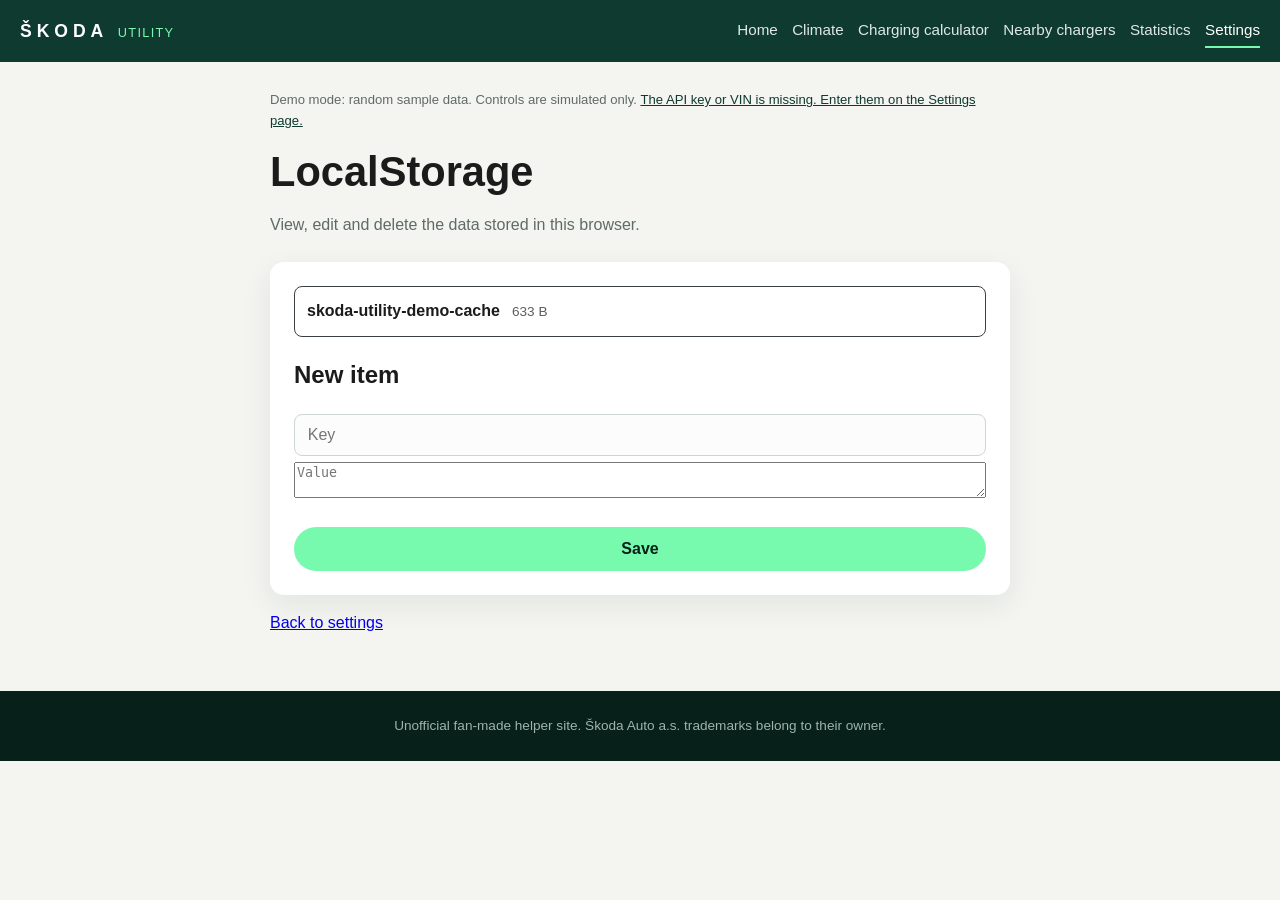
<file: storage.html>
<!DOCTYPE html>
<html lang="en">
<head>
<meta charset="UTF-8" />
<meta name="viewport" content="width=device-width, initial-scale=1.0" />
<title>LocalStorage | Škoda Utility</title>
<link rel="stylesheet" href="styles.css" />
<style>
.storage-item{border:1px solid #3a3f44;border-radius:8px;padding:.75rem;margin-bottom:.75rem}
.storage-item summary{cursor:pointer;display:flex;gap:.75rem;align-items:center;flex-wrap:wrap}
.storage-item .k{font-weight:600;word-break:break-all}
.storage-item .meta{opacity:.7;font-size:.85rem}
.storage-item textarea{width:100%;min-height:14rem;height:60vh;box-sizing:border-box;font:13px/1.4 monospace;white-space:pre;overflow:auto;resize:vertical;margin:.5rem 0}
</style>
</head>
<body>
<header class="topbar">
    <a class="brand" href="index.html">
        <span class="brand-mark">ŠKODA</span>
        <span class="brand-sub">Utility</span>
    </a>
    <button class="nav-toggle" type="button" aria-expanded="false" aria-controls="primary-nav" data-i18n="nav_menu">Menü</button>
    <nav id="primary-nav">
        <a href="index.html" data-i18n="nav_home">Kezdőlap</a>
        <a href="climate.html" data-i18n="nav_climate">Klíma</a>
        <a href="calculator.html" data-i18n="nav_calculator">Töltés kalkulátor</a>
        <a href="statistics.html" data-i18n="nav_statistics">Statisztikák</a>
        <a href="settings.html" class="active" data-i18n="nav_settings">Beállítások</a>
    </nav>
</header>

<main class="page">
    <h1 data-i18n="storage_title">LocalStorage</h1>
    <p class="lead" data-i18n="storage_lead">A böngészőben tárolt adatok megtekintése, szerkesztése és törlése.</p>
    <p id="storage-status" class="note" aria-live="polite"></p>
    <section class="panel">
        <div id="storage-list"></div>
        <h2 data-i18n="storage_add">Új elem</h2>
        <form id="storage-add" class="field">
            <input type="text" id="new-key" data-i18n-placeholder="storage_key" placeholder="Kulcs" />
            <textarea id="new-value" rows="2" data-i18n-placeholder="storage_value" placeholder="Érték"></textarea>
            <button class="btn" type="submit" data-i18n="storage_save">Mentés</button>
        </form>
    </section>
    <p><a href="settings.html" data-i18n="storage_back">Vissza a beállításokhoz</a></p>
</main>

<footer class="footer">
    <p data-i18n="footer_disclaimer">Nem hivatalos, rajongói segédoldal. Škoda Auto a.s. védjegyei a jogtulajdonosé.</p>
</footer>

<script src="skodaApi.js"></script>
<script src="i18n.js"></script>
<script src="header.js"></script>
<script src="storage.js"></script>
</body>
</html>
</file>
<file: styles.css>
:root {
    --emerald: #0e3a2f;
    --emerald-dark: #072019;
    --electric: #78faae;
    --sand: #f4f4f0;
    --ink: #1b1b1b;
    --muted: #5f6b66;
    --warn: #d9822b;
}

* {
    box-sizing: border-box;
}

body {
    margin: 0;
    font-family: "Segoe UI", "Helvetica Neue", Arial, sans-serif;
    color: var(--ink);
    background: var(--sand);
    line-height: 1.55;
}

.topbar {
    display: flex;
    align-items: center;
    justify-content: space-between;
    gap: .75rem;
    padding: .9rem 1.25rem;
    background: var(--emerald);
    color: #fff;
    flex-wrap: wrap;
    position: sticky;
    top: 0;
    z-index: 10;
}

.brand {
    display: flex;
    align-items: baseline;
    gap: .6rem;
    text-decoration: none;
    color: #fff;
}

.brand-mark {
    font-weight: 700;
    letter-spacing: .28em;
    font-size: 1.1rem;
}

.brand-sub {
    color: var(--electric);
    letter-spacing: .1em;
    text-transform: uppercase;
    font-size: .8rem;
}

.topbar nav {
    display: flex;
    flex-wrap: wrap;
    gap: .5rem .9rem;
}

.nav-toggle {
    display: none;
    padding: .45rem .75rem;
    border: 1px solid rgba(255, 255, 255, .45);
    border-radius: 4px;
    background: transparent;
    color: #fff;
    font: inherit;
    cursor: pointer;
}

.topbar nav a {
    color: #dfe8e4;
    text-decoration: none;
    font-size: .95rem;
    padding: .25rem 0;
    border-bottom: 2px solid transparent;
}

.topbar nav a:hover,
.topbar nav a.active {
    color: #fff;
    border-bottom-color: var(--electric);
}

.hero {
    background: linear-gradient(135deg, var(--emerald) 0%, var(--emerald-dark) 100%);
    color: #fff;
    padding: 3rem 1.25rem;
}

.hero-inner {
    max-width: 780px;
    margin: 0 auto;
}

.hero h2 {
    font-size: clamp(1.6rem, 5vw, 2.4rem);
    margin: 0 0 .75rem;
    line-height: 1.2;
}

.eyebrow {
    color: var(--electric);
    text-transform: uppercase;
    letter-spacing: .25em;
    font-size: .78rem;
    margin: 0 0 .5rem;
}

h1 {
    font-size: clamp(1.7rem, 6vw, 2.6rem);
    margin: 0 0 1rem;
    line-height: 1.2;
}

.lead {
    color: var(--muted);
    max-width: 60ch;
}

.hero .lead {
    color: #d6e2dd;
}

.btn {
    display: inline-block;
    margin-top: 1.5rem;
    padding: .8rem 1.6rem;
    background: var(--electric);
    color: var(--emerald-dark);
    border: none;
    border-radius: 999px;
    font-weight: 600;
    font-size: 1rem;
    text-decoration: none;
    cursor: pointer;
}

.btn:hover {
    background: #5ce295;
}

.btn.ghost {
    background: transparent;
    color: var(--emerald);
    border: 1px solid var(--emerald);
}

.btn.ghost:hover {
    background: rgba(14, 58, 47, .08);
}

.btn.ghost.danger {
    color: #b3261e;
    border-color: #b3261e;
}

.btn.ghost.danger:hover {
    background: rgba(179, 38, 30, .08);
}

.actions {
    grid-column: 1 / -1;
    display: flex;
    flex-wrap: wrap;
    gap: .75rem;
}

.actions .btn {
    margin-top: 0;
}

.climate-panel {
    max-width: 560px;
}

.climate-panel .temperature-input {
    display: flex;
    align-items: center;
    gap: .6rem;
}

.climate-panel .temperature-input input {
    width: 8rem;
}

.climate-panel .temperature-unit {
    color: var(--muted);
    font-weight: 600;
}

.climate-status {
    min-height: 1.55rem;
    margin: 0;
    grid-column: 1 / -1;
}

.climate-status.success {
    color: var(--emerald);
    font-weight: 600;
}

.link-btn {
    align-self: flex-start;
    background: none;
    border: none;
    padding: 0;
    color: var(--emerald);
    font-size: .85rem;
    text-decoration: underline;
    cursor: pointer;
}

.link-btn:disabled {
    color: var(--muted);
    cursor: progress;
}

.link-row {
    display: flex;
    flex-wrap: wrap;
    gap: .5rem 1rem;
}

.section-head {
    display: flex;
    align-items: baseline;
    justify-content: space-between;
    gap: 1rem;
    flex-wrap: wrap;
}

.section-head h1,
.section-head h2 {
    margin: 0;
    color: var(--emerald);
}

.vehicle-cards {
    margin: 1rem 0 0;
    padding: 0;
    max-width: none;
    grid-template-columns: repeat(auto-fit, minmax(150px, 1fr));
}

.map-panel h2 {
    margin: 0 0 .75rem;
    font-size: 1.15rem;
    color: var(--emerald);
}

.map-panel iframe {
    width: 100%;
    height: min(60vw, 320px);
    border: 0;
    border-radius: 10px;
    display: block;
}

.hint {
    margin: 0;
    font-size: .82rem;
    color: var(--muted);
}

.hint.error {
    color: #b3261e;
}

.demo-notice {
    margin-bottom: 1rem;
}

.demo-notice a {
    color: var(--emerald);
}

.cards {
    max-width: 980px;
    margin: 0 auto;
    padding: 1.5rem 1.25rem;
    display: grid;
    grid-template-columns: repeat(auto-fit, minmax(180px, 1fr));
    gap: .9rem;
}

.card {
    background: #fff;
    border-radius: 14px;
    padding: 1.1rem 1.25rem;
    box-shadow: 0 10px 30px rgba(14, 58, 47, .08);
}

.card h2 {
    margin: 0 0 .15rem;
    color: var(--emerald);
    font-size: 1.4rem;
    overflow-wrap: anywhere;
}

.card p {
    margin: 0;
    color: var(--muted);
    font-size: .9rem;
}

.spec-source {
    font-size: .78rem;
    color: var(--muted);
    opacity: .75;
}

.page {
    max-width: 780px;
    margin: 0 auto;
    padding: 1.75rem 1.25rem 2.5rem;
}

.panel {
    background: #fff;
    border-radius: 14px;
    padding: 1.5rem;
    box-shadow: 0 10px 30px rgba(14, 58, 47, .08);
    margin-top: 1.5rem;
}

form.panel {
    display: grid;
    grid-template-columns: repeat(auto-fit, minmax(220px, 1fr));
    gap: 1rem 1.25rem;
}

form.panel .btn {
    grid-column: 1 / -1;
    justify-self: start;
}

.field {
    display: flex;
    flex-direction: column;
    gap: .35rem;
}

.field label {
    font-size: .85rem;
    font-weight: 600;
    color: var(--emerald);
}

.field input {
    padding: .7rem .8rem;
    border: 1px solid #cdd6d2;
    border-radius: 8px;
    font-size: 1rem;
    background: #fbfcfb;
}

.field select {
    padding: .7rem .8rem;
    border: 1px solid #cdd6d2;
    border-radius: 8px;
    font-size: 1rem;
    background: #fbfcfb;
    color: inherit;
}

.field select:focus {
    outline: 2px solid var(--electric);
    border-color: var(--emerald);
}

.field input:focus {
    outline: 2px solid var(--electric);
    border-color: var(--emerald);
}

.field.checkbox label {
    display: flex;
    align-items: center;
    gap: .5rem;
    font-weight: 500;
    color: var(--ink);
}

.field.checkbox input {
    width: auto;
    accent-color: var(--emerald);
}

.result {
    margin-top: 1.5rem;
    background: #fff;
    border-radius: 14px;
    padding: 1.5rem;
    border-left: 6px solid var(--emerald);
    box-shadow: 0 10px 30px rgba(14, 58, 47, .08);
}

.result.charge {
    border-left-color: var(--electric);
}

.result.fuel {
    border-left-color: var(--warn);
}

.verdict {
    margin: 0 0 .75rem;
    font-size: 1.35rem;
    color: var(--emerald);
}

.result table {
    width: 100%;
    border-collapse: collapse;
    margin-top: .5rem;
}

.result th,
.result td {
    text-align: left;
    padding: .45rem .3rem;
    border-bottom: 1px solid #e6ebe9;
    font-size: .95rem;
}

.result td:last-child,
.result th:last-child {
    text-align: right;
}

.note {
    color: var(--muted);
    font-size: .9rem;
    margin: .75rem 0 0;
}

.error {
    color: #b3261e;
    font-weight: 600;
    margin: 0;
}

.assumptions h2 {
    margin-top: 0;
    font-size: 1.1rem;
    color: var(--emerald);
}

.assumptions ul {
    margin: 0;
    padding-left: 1.1rem;
    color: var(--muted);
}

.footer {
    background: var(--emerald-dark);
    color: #9fb3ac;
    text-align: center;
    padding: 1.5rem;
    font-size: .85rem;
}

.footer p {
    margin: 0;
}

.footer-quiet-link {
    display: inline-block;
    margin-top: .65rem;
    color: #9fb3ac;
    font-size: .78rem;
    text-decoration: none;
}

.footer-quiet-link:hover,
.footer-quiet-link:focus-visible {
    color: #fff;
    text-decoration: underline;
}

@media (max-width: 700px) {
    body {
        line-height: 1.5;
    }

    .topbar {
        justify-content: space-between;
        gap: .5rem;
    }

    .topbar nav {
        width: 100%;
        flex-direction: column;
        gap: .15rem;
        padding-top: .5rem;
        border-top: 1px solid rgba(255, 255, 255, .2);
    }

    .topbar nav:not(.is-open) {
        display: none;
    }

    .nav-toggle {
        display: inline-flex;
        align-items: center;
        justify-content: center;
    }

    .topbar nav a {
        font-size: .88rem;
        padding: .45rem 0;
    }

    .hero {
        padding: 2.25rem 1rem;
    }

    .page {
        padding: 1.25rem 1rem 2rem;
    }

    .cards {
        padding: 1rem;
        grid-template-columns: repeat(auto-fit, minmax(140px, 1fr));
    }

    .card {
        padding: .9rem 1rem;
    }

    .card h2 {
        font-size: 1.2rem;
    }

    .panel,
    .result {
        padding: 1.1rem;
        border-radius: 12px;
    }

    form.panel {
        grid-template-columns: 1fr;
    }

    .btn {
        width: 100%;
        text-align: center;
    }

    .actions .btn {
        width: auto;
        flex: 1 1 auto;
    }

    .verdict {
        font-size: 1.15rem;
    }

    /* Sz\u0171k kijelz\u0151n a t\u00e1bl\u00e1zat sorai egym\u00e1s al\u00e1 t\u00f6rnek. */
    .result table,
    .result tbody,
    .result tr,
    .result th,
    .result td {
        display: block;
        width: 100%;
    }

    .result tr {
        padding: .5rem 0;
        border-bottom: 1px solid #e6ebe9;
    }

    .result th,
    .result td {
        border: 0;
        padding: 0;
    }

    .result th {
        color: var(--muted);
        font-size: .82rem;
        font-weight: 600;
    }

    .result td:last-child,
    .result th:last-child {
        text-align: left;
    }
}
</file>
<file: statistics.css>
.statistics-page { max-width: 1120px; }
.statistics-page h1 { font-size: 2rem; }
.statistics-page .note { overflow-wrap: anywhere; }
.statistics-page output.note { display: block; }
.statistics-page h2 { color: var(--emerald); font-size: 1.1rem; margin: 0 0 1rem; }
.upload-row { margin-top: 1.5rem; max-width: 560px; }
.upload-row input { width: 100%; min-width: 0; background: white; }
.import-dialog { max-width: 520px; width: calc(100% - 2rem); box-sizing: border-box; padding: 1.5rem; border: 1px solid #cdd6d2; border-radius: 8px; color: var(--ink); background: white; }
.import-dialog::backdrop { background: rgb(0 0 0 / 40%); }
.import-dialog h2 { color: var(--emerald); font-size: 1.1rem; margin: 0 0 1rem; }
.import-dialog p { overflow-wrap: anywhere; }
.import-actions { display: flex; flex-wrap: wrap; gap: .75rem; margin-top: 1.5rem; }
.import-actions .btn { white-space: normal; }
.statistics-filters { display: flex; flex-wrap: wrap; align-items: end; gap: 1rem; margin-top: 1.5rem; }
.statistics-filters .field { flex: 0 1 200px; min-width: 0; }
.statistics-filters input { min-width: 0; width: 100%; }
.statistics-filters .link-btn { align-self: end; margin-bottom: .8rem; }
.statistics-metrics { display: grid; grid-template-columns: repeat(4, minmax(0, 1fr)); gap: 1px; background: #d9e3de; border: 1px solid #d9e3de; margin-top: 1.25rem; }
.statistics-metric { margin: 0; padding: 1.1rem; background: white; min-width: 0; }
.statistics-metric dt { font-size: .82rem; color: var(--muted); }
.statistics-metric dd { margin: .3rem 0 0; color: var(--emerald); font-size: 1.4rem; font-weight: 650; overflow-wrap: anywhere; }
.statistics-metric small { display: block; color: var(--muted); font-size: .78rem; font-weight: normal; }
.statistics-charts { display: grid; grid-template-columns: repeat(2, minmax(0, 1fr)); align-items: start; gap: 2rem; margin-top: 2rem; }
.statistics-page details { min-width: 0; }
.statistics-page summary { cursor: pointer; color: var(--emerald); padding: .65rem 0; }
.statistics-page summary h2 { display: inline; margin: 0; }
.statistics-page details[open] > summary { margin-bottom: .5rem; }
.statistics-page summary:hover { background: #edf2ef; }
.statistics-page summary:focus-visible { outline: 2px solid var(--emerald); outline-offset: 3px; }
.chart-frame { position: relative; height: 260px; background: #fff; padding: .75rem; }
.factor-chart-frame { height: 320px; margin: 1rem 0; }
.cost-summary { border-top: 1px solid #cdd6d2; }
.cost-line { display: flex; flex-wrap: wrap; justify-content: space-between; gap: .25rem 1rem; padding: .65rem 0; border-bottom: 1px solid #cdd6d2; }
.cost-line strong { color: var(--emerald); }
.statistics-section { margin-top: 2rem; }
.statistics-section .section-head { margin-bottom: 1rem; }
.statistics-section .section-head h2 { margin-bottom: 0; }
.trip-controls { display: flex; flex-wrap: wrap; gap: .75rem; min-width: 0; }
.trip-controls .field { flex: 1 1 160px; min-width: 0; }
.trip-controls input, .trip-controls select { width: 100%; min-width: 0; }
.table-scroll { overflow-x: auto; background: white; }
.statistics-page table { border-collapse: collapse; width: 100%; font-variant-numeric: tabular-nums; white-space: nowrap; }
.statistics-page th, .statistics-page td { padding: .7rem .8rem; text-align: right; border-bottom: 1px solid #e6ebe9; font-size: .88rem; }
.statistics-page th { color: var(--muted); font-size: .78rem; font-weight: 600; background: #edf2ef; }
.statistics-page th:first-child, .statistics-page td:first-child { text-align: left; }
.statistics-page tbody tr:hover { background: #f2faf5; }
.table-pagination { display: flex; justify-content: flex-end; align-items: center; gap: 1rem; margin-top: .75rem; }
.table-pagination button { font-size: 1.25rem; text-decoration: none; min-width: 44px; min-height: 44px; align-self: center; }
.table-pagination button:disabled { cursor: default; opacity: .4; }
@media (max-width: 700px) {
    .statistics-metrics { grid-template-columns: repeat(2, minmax(0, 1fr)); }
    .statistics-charts { grid-template-columns: minmax(0, 1fr); }
    .statistics-metric { padding: .85rem; }
    .statistics-metric dd { font-size: 1.2rem; }
    .statistics-filters .field { flex: 1 1 135px; }
    .chart-frame { height: 240px; }
}
</file>
